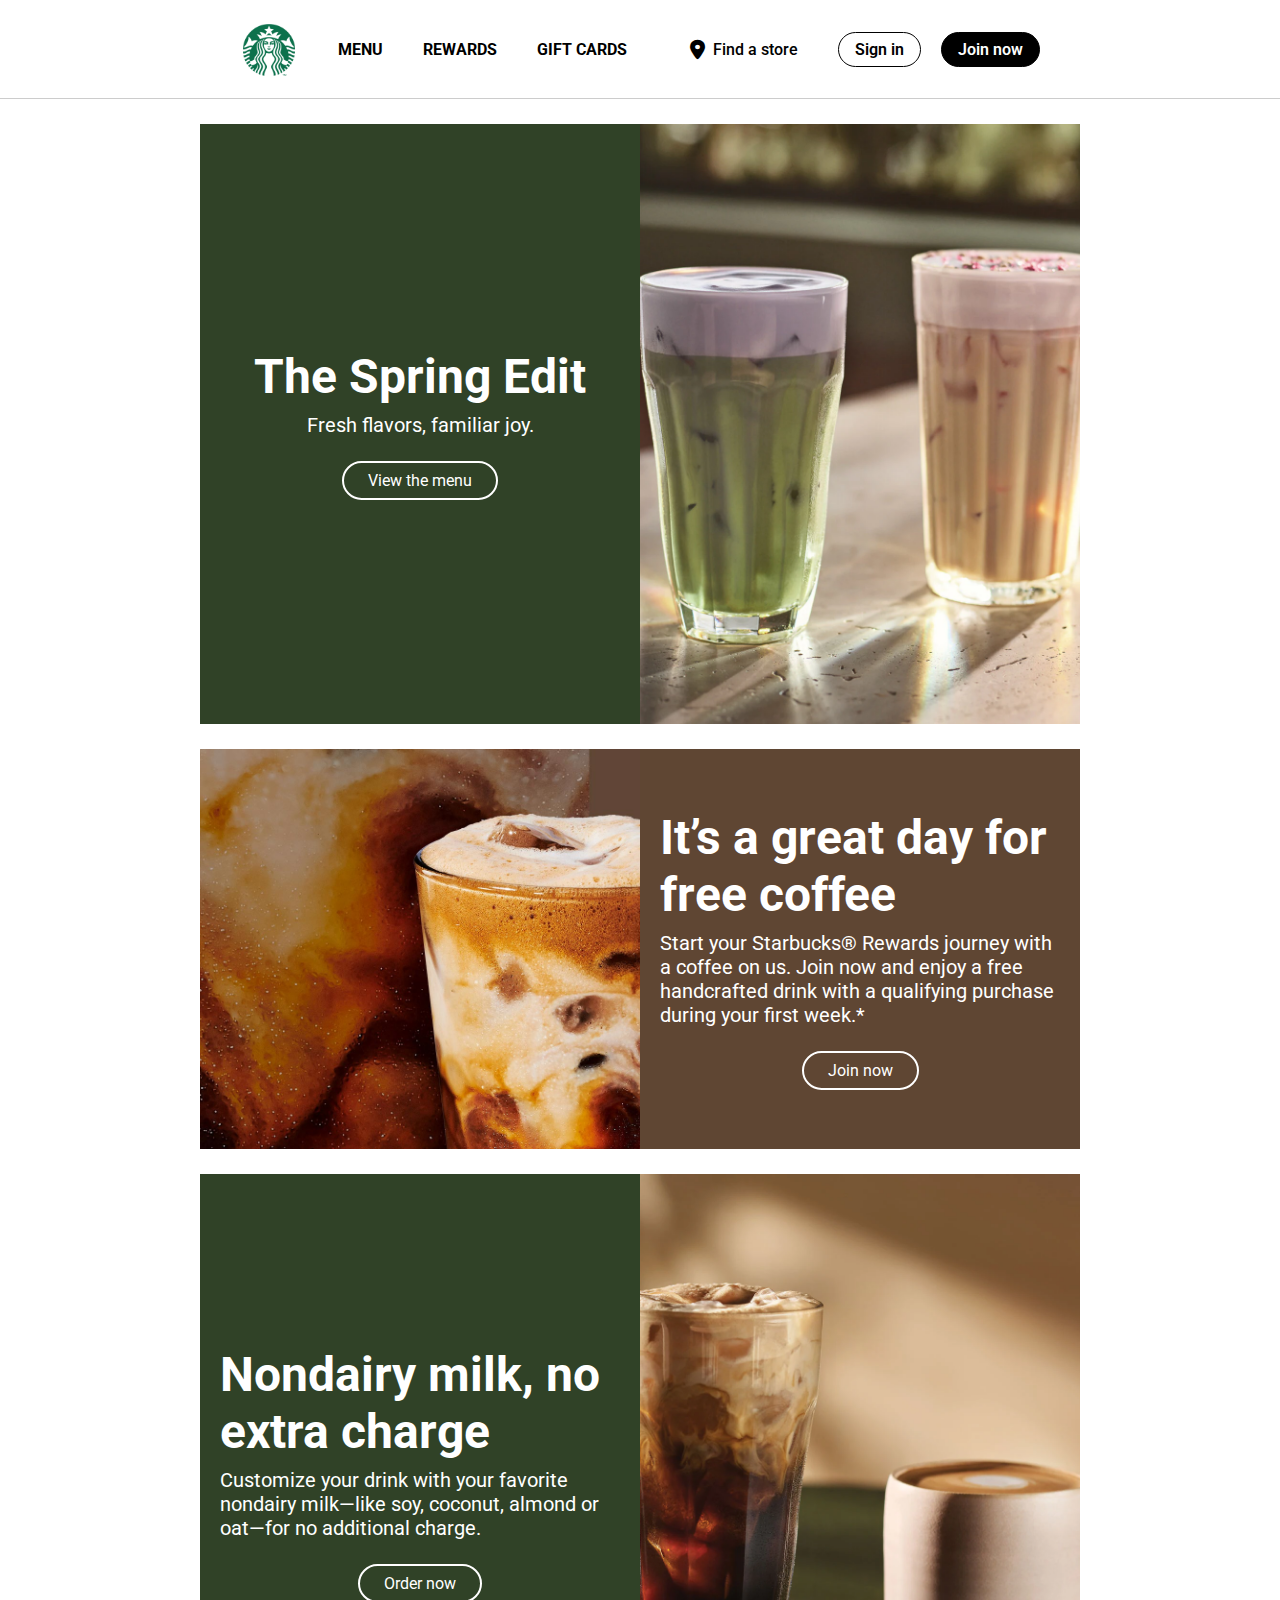
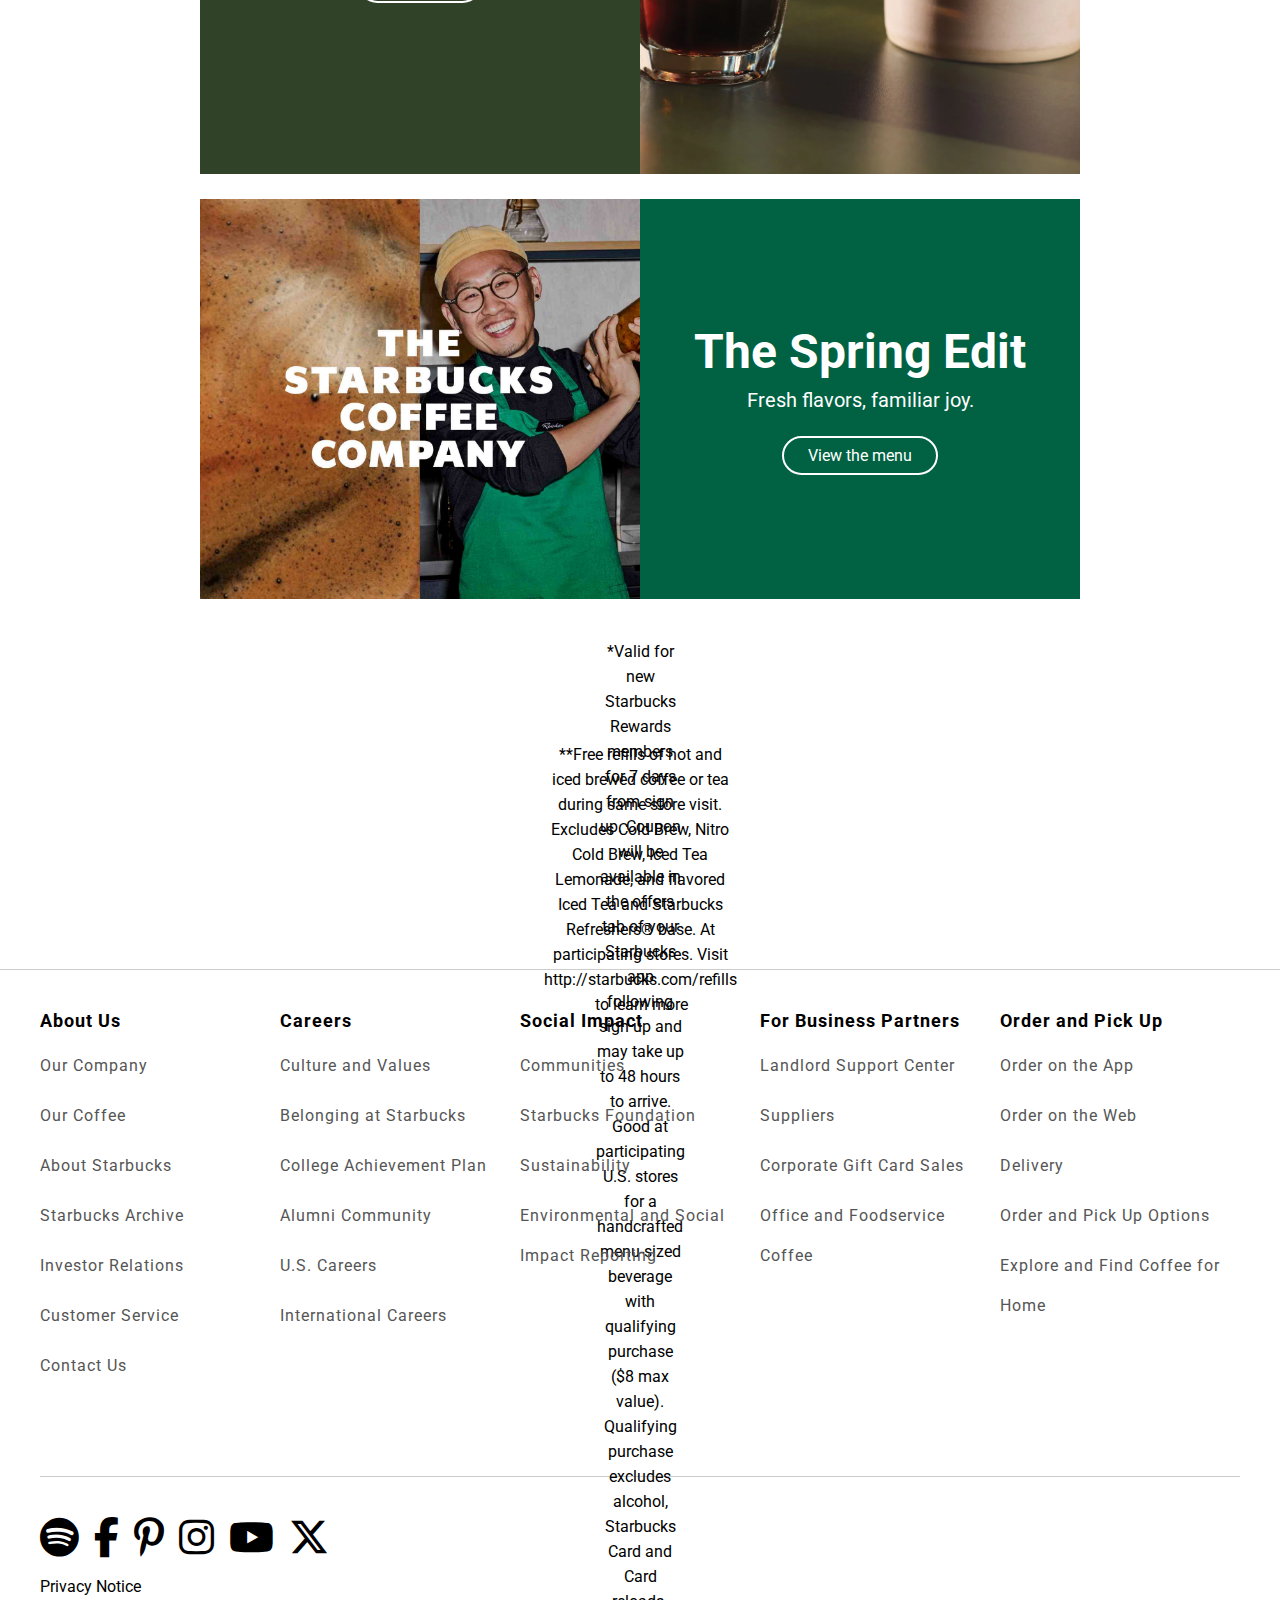
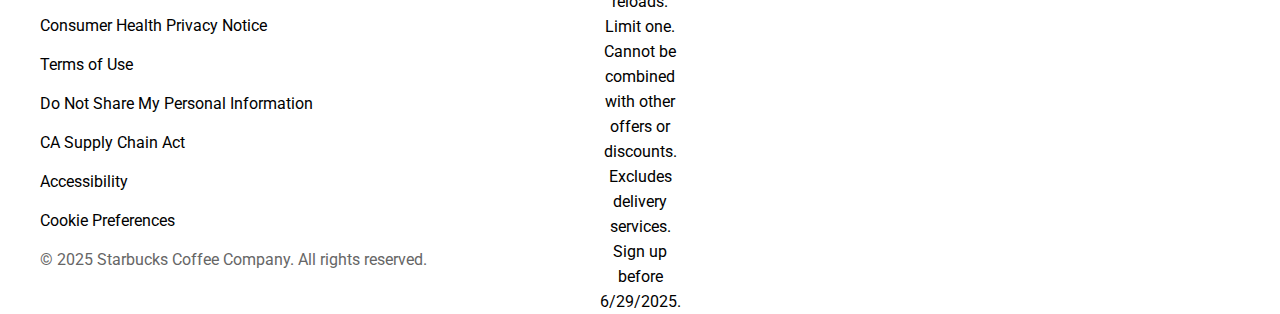
<file: index.html>
<!DOCTYPE html>
<html lang="en">
  <head>
    <meta charset="UTF-8" />
    <meta name="viewport" content="width=device-width, initial-scale=1.0" />
    <link rel="icon" type="image/png" href="/img/favicon.webp" />
    <link rel="stylesheet" href="style.css" />
    <link rel="preconnect" href="https://fonts.googleapis.com" />
    <link rel="preconnect" href="https://fonts.gstatic.com" crossorigin />
    <link
      href="https://fonts.googleapis.com/css2?family=Roboto:ital,wght@0,100..900;1,100..900&display=swap"
      rel="stylesheet"
    />
    <link
      rel="stylesheet"
      href="https://cdnjs.cloudflare.com/ajax/libs/font-awesome/6.7.2/css/all.min.css"
      integrity="sha512-Evv84Mr4kqVGRNSgIGL/F/aIDqQb7xQ2vcrdIwxfjThSH8CSR7PBEakCr51Ck+w+/U6swU2Im1vVX0SVk9ABhg=="
      crossorigin="anonymous"
      referrerpolicy="no-referrer"
    />
    <title>Starbucks Coffee Company</title>
  </head>
  <body>
    <header>
      <nav>
        <div class="nav-container">
          <img src="/img/logo.png" class="logo" alt="starbucks-logo" />

          <div class="nav-menu">
            <ul class="nav-item">
              <li class="nav-items"><a href="/menu.html">MENU</a></li>
              <li class="nav-items"><a href="/rewards.html">REWARDS</a></li>
              <li class="nav-items">
                <a href="/giftcards.html">GIFT CARDS</a>
              </li>
            </ul>
          </div>

          <div class="nav-misc">
            <div class="find-store">
              <i class="fa-solid fa-location-dot fa-lg"></i>
              <span>Find a store</span>
            </div>
            <div class="nav-buttons">
              <a href="#" class="sign-in">Sign in</a>
              <a href="#" class="join-now">Join now</a>
            </div>
          </div>
        </div>
      </nav>
    </header>
    <main>
      <section class="hero">
        <!-- left half: full‐width bg, but text container inside -->
        <div class="hero-left">
          <div class="container">
            <h1>The Spring Edit</h1>
            <p>Fresh flavors, familiar joy.</p>
            <a href="#" class="btn-outline">View the menu</a>
          </div>
        </div>

        <!-- right half: image -->
        <div class="hero-right">
          <img src="/img/img1.webp" alt="Spring beverages" />
        </div>
      </section>

      <section class="hero-reverse">
        <!-- left half: full‐width bg, but text container inside -->
        <div class="hero-left">
          <div class="container">
            <h1>It’s a great day for free coffee</h1>
            <p>
              Start your Starbucks® Rewards journey with a coffee on us. Join
              now and enjoy a free handcrafted drink with a qualifying purchase
              during your first week.*
            </p>
            <a href="#" class="btn-outline">Join now</a>
          </div>
        </div>

        <!-- right half: image -->
        <div class="hero-right">
          <img src="/img/img2.jpg" alt="Spring beverages" />
        </div>
      </section>

      <section class="hero">
        <!-- left half: full‐width bg, but text container inside -->
        <div class="hero-left">
          <div class="container">
            <h1>Nondairy milk, no extra charge</h1>
            <p>
              Customize your drink with your favorite nondairy milk—like soy,
              coconut, almond or oat—for no additional charge.
            </p>
            <a href="#" class="btn-outline">Order now</a>
          </div>
        </div>

        <!-- right half: image -->
        <div class="hero-right">
          <img src="/img/img3.webp" alt="Spring beverages" />
        </div>
      </section>

      <section class="hero-reverse">
        <!-- left half: full‐width bg, but text container inside -->
        <div class="hero-left">
          <div class="container">
            <h1>The Spring Edit</h1>
            <p>Fresh flavors, familiar joy.</p>
            <a href="#" class="btn-outline">View the menu</a>
          </div>
        </div>

        <!-- right half: image -->
        <div class="hero-right">
          <img src="/img/img4.jpg" alt="Spring beverages" />
        </div>
      </section>

      <section class="hero-text">
        <p>
          *Valid for new Starbucks Rewards members for 7 days from sign up.
          Coupon will be available in the offers tab of your Starbucks app
          following sign up and may take up to 48 hours to arrive. Good at
          participating U.S. stores for a handcrafted menu-sized beverage with
          qualifying purchase ($8 max value). Qualifying purchase excludes
          alcohol, Starbucks Card and Card reloads. Limit one. Cannot be
          combined with other offers or discounts. Excludes delivery services.
          Sign up before 6/29/2025.
        </p>
      </section>

      <section class="hero-text-refill">
        <p>
          **Free refills of hot and iced brewed coffee or tea during same store
          visit. Excludes Cold Brew, Nitro Cold Brew, Iced Tea Lemonade, and
          flavored Iced Tea and Starbucks Refreshers® base. At participating
          stores. Visit http://starbucks.com/refills  to learn more
        </p>
      </section>
    </main>
    <footer>
      <section class="footer-links">
        <div class="footer-container">
          <div class="footer-column">
            <h4>About Us</h4>
            <ul>
              <li><a href="#">Our Company</a></li>
              <li><a href="#">Our Coffee</a></li>
              <li><a href="#">About Starbucks</a></li>
              <li><a href="#">Starbucks Archive</a></li>
              <li><a href="#">Investor Relations</a></li>
              <li><a href="#">Customer Service</a></li>
              <li><a href="#">Contact Us</a></li>
            </ul>
          </div>

          <div class="footer-column">
            <h4>Careers</h4>
            <ul>
              <li><a href="#">Culture and Values</a></li>
              <li><a href="#">Belonging at Starbucks</a></li>
              <li><a href="#">College Achievement Plan</a></li>
              <li><a href="#">Alumni Community</a></li>
              <li><a href="#">U.S. Careers</a></li>
              <li><a href="#">International Careers</a></li>
            </ul>
          </div>

          <div class="footer-column">
            <h4>Social Impact</h4>
            <ul>
              <li><a href="#">Communities</a></li>
              <li><a href="#">Starbucks Foundation</a></li>
              <li><a href="#">Sustainability</a></li>
              <li><a href="#">Environmental and Social Impact Reporting</a></li>
            </ul>
          </div>

          <div class="footer-column">
            <h4>For Business Partners</h4>
            <ul>
              <li><a href="#">Landlord Support Center</a></li>
              <li><a href="#">Suppliers</a></li>
              <li><a href="#">Corporate Gift Card Sales</a></li>
              <li><a href="#">Office and Foodservice Coffee</a></li>
            </ul>
          </div>

          <div class="footer-column">
            <h4>Order and Pick Up</h4>
            <ul>
              <li><a href="#">Order on the App</a></li>
              <li><a href="#">Order on the Web</a></li>
              <li><a href="#">Delivery</a></li>
              <li><a href="#">Order and Pick Up Options</a></li>
              <li><a href="#">Explore and Find Coffee for Home</a></li>
            </ul>
          </div>
        </div>
      </section>

      <footer class="bottom-footer">
        <div class="bottom-container">
          <div class="social-icons">
            <a href="#"><i class="fab fa-spotify fa-2x"></i></a>
            <a href="#"><i class="fab fa-facebook-f fa-2x"></i></a>
            <a href="#"><i class="fab fa-pinterest-p fa-2x"></i></a>
            <a href="#"><i class="fab fa-instagram fa-2x"></i></a>
            <a href="#"><i class="fab fa-youtube fa-2x"></i></a>
            <a href="#"><i class="fab fa-x-twitter fa-2x"></i></a>
          </div>

          <div class="legal-links">
            <a href="#">Privacy Notice</a>
            <a href="#">Consumer Health Privacy Notice</a>
            <a href="#">Terms of Use</a>
            <a href="#">Do Not Share My Personal Information</a>
            <a href="#">CA Supply Chain Act</a>
            <a href="#">Accessibility</a>
            <a href="#">Cookie Preferences</a>
          </div>

          <div class="copyright">
            © 2025 Starbucks Coffee Company. All rights reserved.
          </div>
        </div>
      </footer>
    </footer>
    <script src="script.js"></script>
  </body>
</html>
</file>
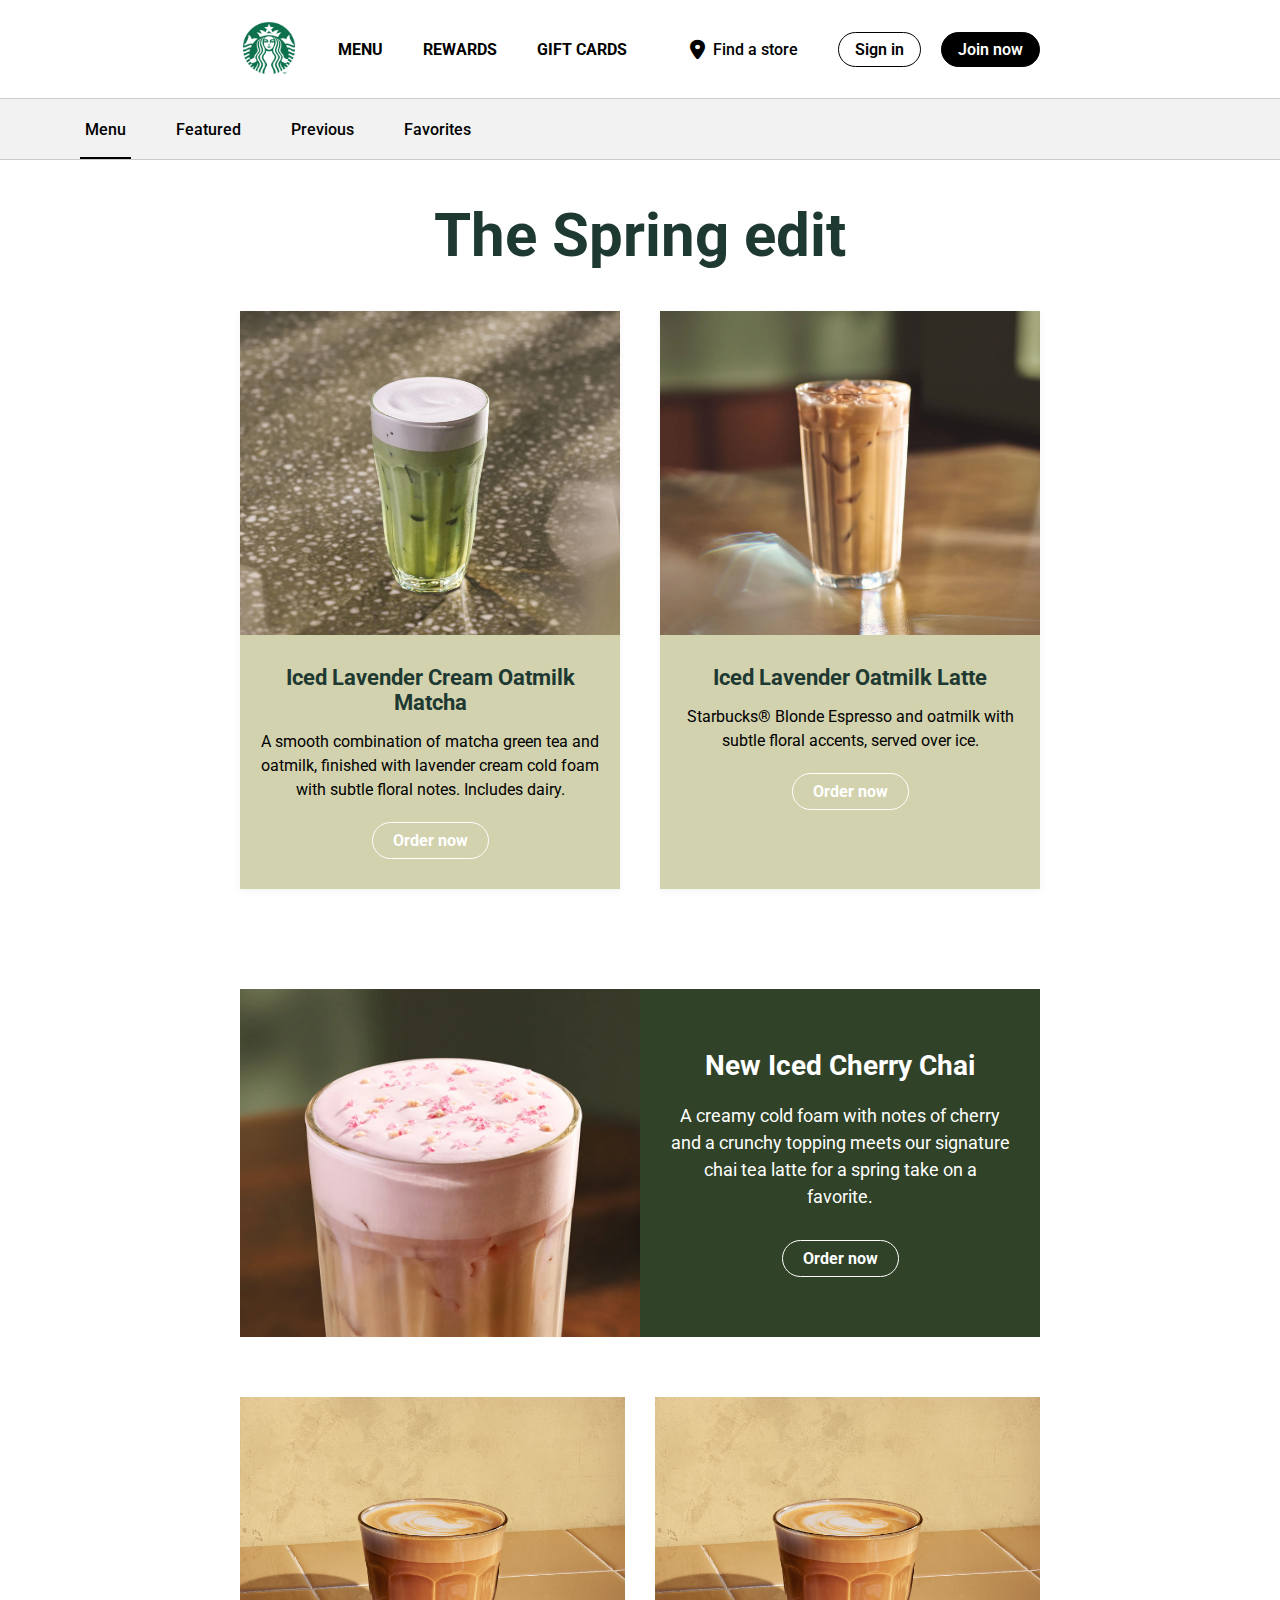
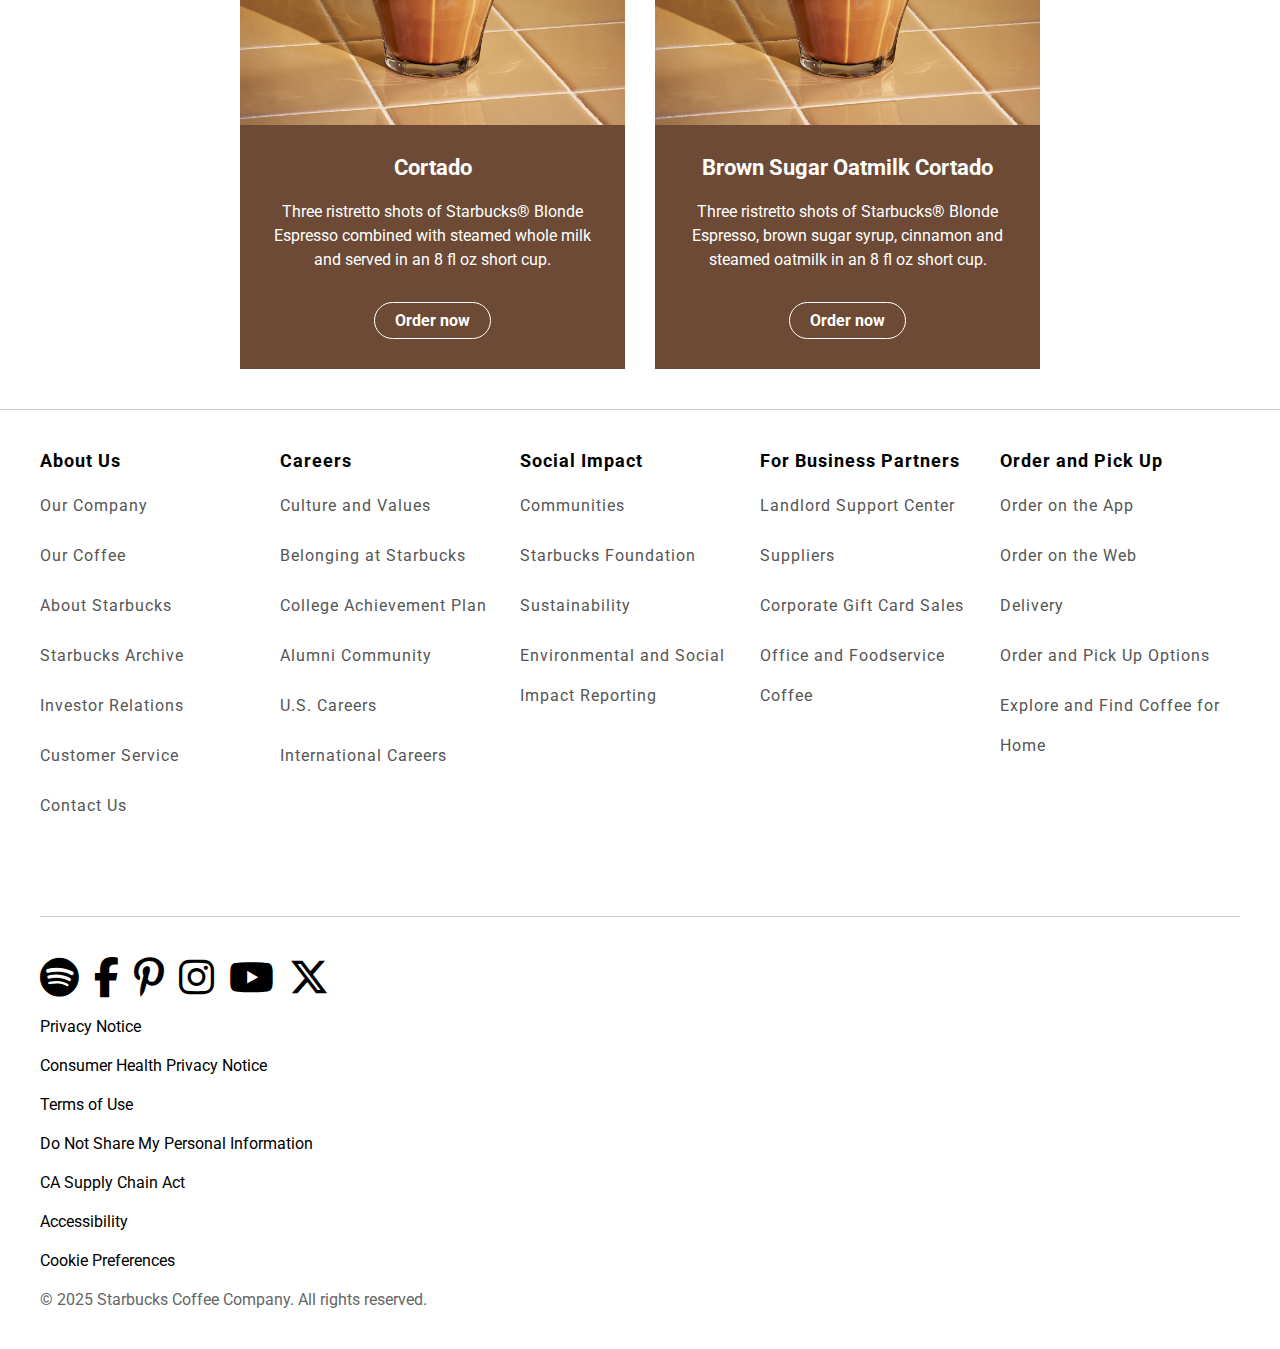
<file: featured.html>
<!DOCTYPE html>
<html lang="en">
  <head>
    <meta charset="UTF-8" />
    <meta name="viewport" content="width=device-width, initial-scale=1.0" />
    <link rel="icon" type="image/png" href="/img/favicon.webp" />
    <link rel="stylesheet" href="style.css" />
    <link rel="preconnect" href="https://fonts.googleapis.com" />
    <link rel="preconnect" href="https://fonts.gstatic.com" crossorigin />
    <link
      href="https://fonts.googleapis.com/css2?family=Roboto:ital,wght@0,100..900;1,100..900&display=swap"
      rel="stylesheet"
    />
    <link
      rel="stylesheet"
      href="https://cdnjs.cloudflare.com/ajax/libs/font-awesome/6.7.2/css/all.min.css"
      integrity="sha512-Evv84Mr4kqVGRNSgIGL/F/aIDqQb7xQ2vcrdIwxfjThSH8CSR7PBEakCr51Ck+w+/U6swU2Im1vVX0SVk9ABhg=="
      crossorigin="anonymous"
      referrerpolicy="no-referrer"
    />
    <title>Starbucks Coffee Company</title>
  </head>
  <body>
    <header>
      <nav>
        <div class="nav-container">
          <a href="index.html"
            ><img src="/img/logo.png" class="logo" alt="starbucks-logo"
          /></a>

          <div class="nav-menu">
            <ul class="nav-item">
              <li class="nav-items"><a href="/menu.html">MENU</a></li>
              <li class="nav-items"><a href="/menu.html">REWARDS</a></li>
              <li class="nav-items"><a href="#">GIFT CARDS</a></li>
            </ul>
          </div>

          <div class="nav-misc">
            <div class="find-store">
              <i class="fa-solid fa-location-dot fa-lg"></i>
              <span>Find a store</span>
            </div>
            <div class="nav-buttons">
              <a href="#" class="sign-in">Sign in</a>
              <a href="#" class="join-now">Join now</a>
            </div>
          </div>
        </div>
      </nav>
    </header>
    <!-- Main -->

    <section class="sub-nav">
      <div class="sub-nav-container">
        <a href="/menu.html" class="sub-nav-link active">Menu</a>
        <a href="/featured.html" class="sub-nav-link">Featured</a>
        <a href="#" class="sub-nav-link">Previous</a>
        <a href="#" class="sub-nav-link">Favorites</a>
      </div>
    </section>

    <section class="featured-drinks">
      <h1>The Spring edit</h1>
      <div class="drink-grid">
        <div class="drink-card">
          <img
            src="/img/icedlavender.webp"
            alt="Iced Lavender Cream Oatmilk Matcha"
          />
          <div class="drink-info">
            <h3>Iced Lavender Cream Oatmilk Matcha</h3>
            <p>
              A smooth combination of matcha green tea and oatmilk, finished
              with lavender cream cold foam with subtle floral notes. Includes
              dairy.
            </p>
            <a href="#" class="order-button">Order now</a>
          </div>
        </div>

        <div class="drink-card">
          <img
            src="/img/icedlavender2.webp"
            alt="Iced Lavender Oatmilk Latte"
          />
          <div class="drink-info">
            <h3>Iced Lavender Oatmilk Latte</h3>
            <p>
              Starbucks® Blonde Espresso and oatmilk with subtle floral accents,
              served over ice.
            </p>
            <a href="#" class="order-button">Order now</a>
          </div>
        </div>
      </div>
    </section>

    <section class="cherry-chai-section">
      <div class="cherry-chai-grid">
        <div class="cherry-chai-image">
          <img src="/img/icedcherry.webp" alt="New Iced Cherry Chai" />
        </div>

        <div class="cherry-chai-text">
          <h2>New Iced Cherry Chai</h2>
          <p>
            A creamy cold foam with notes of cherry and a crunchy topping meets
            our signature chai tea latte for a spring take on a favorite.
          </p>
          <a href="#" class="order-button">Order now</a>
        </div>
      </div>
    </section>

    <section class="cortado-section">
      <div class="cortado-grid">
        <!-- Card 1 -->
        <div class="cortado-card">
          <img src="/img/img9.jpg" alt="Cortado" />
          <div class="cortado-info">
            <h2>Cortado</h2>
            <p>
              Three ristretto shots of Starbucks® Blonde Espresso combined with
              steamed whole milk and served in an 8 fl oz short cup.
            </p>
            <a href="#" class="order-button">Order now</a>
          </div>
        </div>

        <!-- Card 2 -->
        <div class="cortado-card">
          <img src="/img/img9.jpg" alt="Brown Sugar Oatmilk Cortado" />
          <div class="cortado-info">
            <h2>Brown Sugar Oatmilk Cortado</h2>
            <p>
              Three ristretto shots of Starbucks® Blonde Espresso, brown sugar
              syrup, cinnamon and steamed oatmilk in an 8 fl oz short cup.
            </p>
            <a href="#" class="order-button">Order now</a>
          </div>
        </div>
      </div>
    </section>

    <!-- Footer -->
    <footer>
      <section class="footer-links">
        <div class="footer-container">
          <div class="footer-column">
            <h4>About Us</h4>
            <ul>
              <li><a href="#">Our Company</a></li>
              <li><a href="#">Our Coffee</a></li>
              <li><a href="#">About Starbucks</a></li>
              <li><a href="#">Starbucks Archive</a></li>
              <li><a href="#">Investor Relations</a></li>
              <li><a href="#">Customer Service</a></li>
              <li><a href="#">Contact Us</a></li>
            </ul>
          </div>

          <div class="footer-column">
            <h4>Careers</h4>
            <ul>
              <li><a href="#">Culture and Values</a></li>
              <li><a href="#">Belonging at Starbucks</a></li>
              <li><a href="#">College Achievement Plan</a></li>
              <li><a href="#">Alumni Community</a></li>
              <li><a href="#">U.S. Careers</a></li>
              <li><a href="#">International Careers</a></li>
            </ul>
          </div>

          <div class="footer-column">
            <h4>Social Impact</h4>
            <ul>
              <li><a href="#">Communities</a></li>
              <li><a href="#">Starbucks Foundation</a></li>
              <li><a href="#">Sustainability</a></li>
              <li><a href="#">Environmental and Social Impact Reporting</a></li>
            </ul>
          </div>

          <div class="footer-column">
            <h4>For Business Partners</h4>
            <ul>
              <li><a href="#">Landlord Support Center</a></li>
              <li><a href="#">Suppliers</a></li>
              <li><a href="#">Corporate Gift Card Sales</a></li>
              <li><a href="#">Office and Foodservice Coffee</a></li>
            </ul>
          </div>

          <div class="footer-column">
            <h4>Order and Pick Up</h4>
            <ul>
              <li><a href="#">Order on the App</a></li>
              <li><a href="#">Order on the Web</a></li>
              <li><a href="#">Delivery</a></li>
              <li><a href="#">Order and Pick Up Options</a></li>
              <li><a href="#">Explore and Find Coffee for Home</a></li>
            </ul>
          </div>
        </div>
      </section>

      <footer class="bottom-footer">
        <div class="bottom-container">
          <div class="social-icons">
            <a href="#"><i class="fab fa-spotify fa-2x"></i></a>
            <a href="#"><i class="fab fa-facebook-f fa-2x"></i></a>
            <a href="#"><i class="fab fa-pinterest-p fa-2x"></i></a>
            <a href="#"><i class="fab fa-instagram fa-2x"></i></a>
            <a href="#"><i class="fab fa-youtube fa-2x"></i></a>
            <a href="#"><i class="fab fa-x-twitter fa-2x"></i></a>
          </div>

          <div class="legal-links">
            <a href="#">Privacy Notice</a>
            <a href="#">Consumer Health Privacy Notice</a>
            <a href="#">Terms of Use</a>
            <a href="#">Do Not Share My Personal Information</a>
            <a href="#">CA Supply Chain Act</a>
            <a href="#">Accessibility</a>
            <a href="#">Cookie Preferences</a>
          </div>

          <div class="copyright">
            © 2025 Starbucks Coffee Company. All rights reserved.
          </div>
        </div>
      </footer>
    </footer>
    <script src="script.js"></script>
  </body>
</html>
</file>
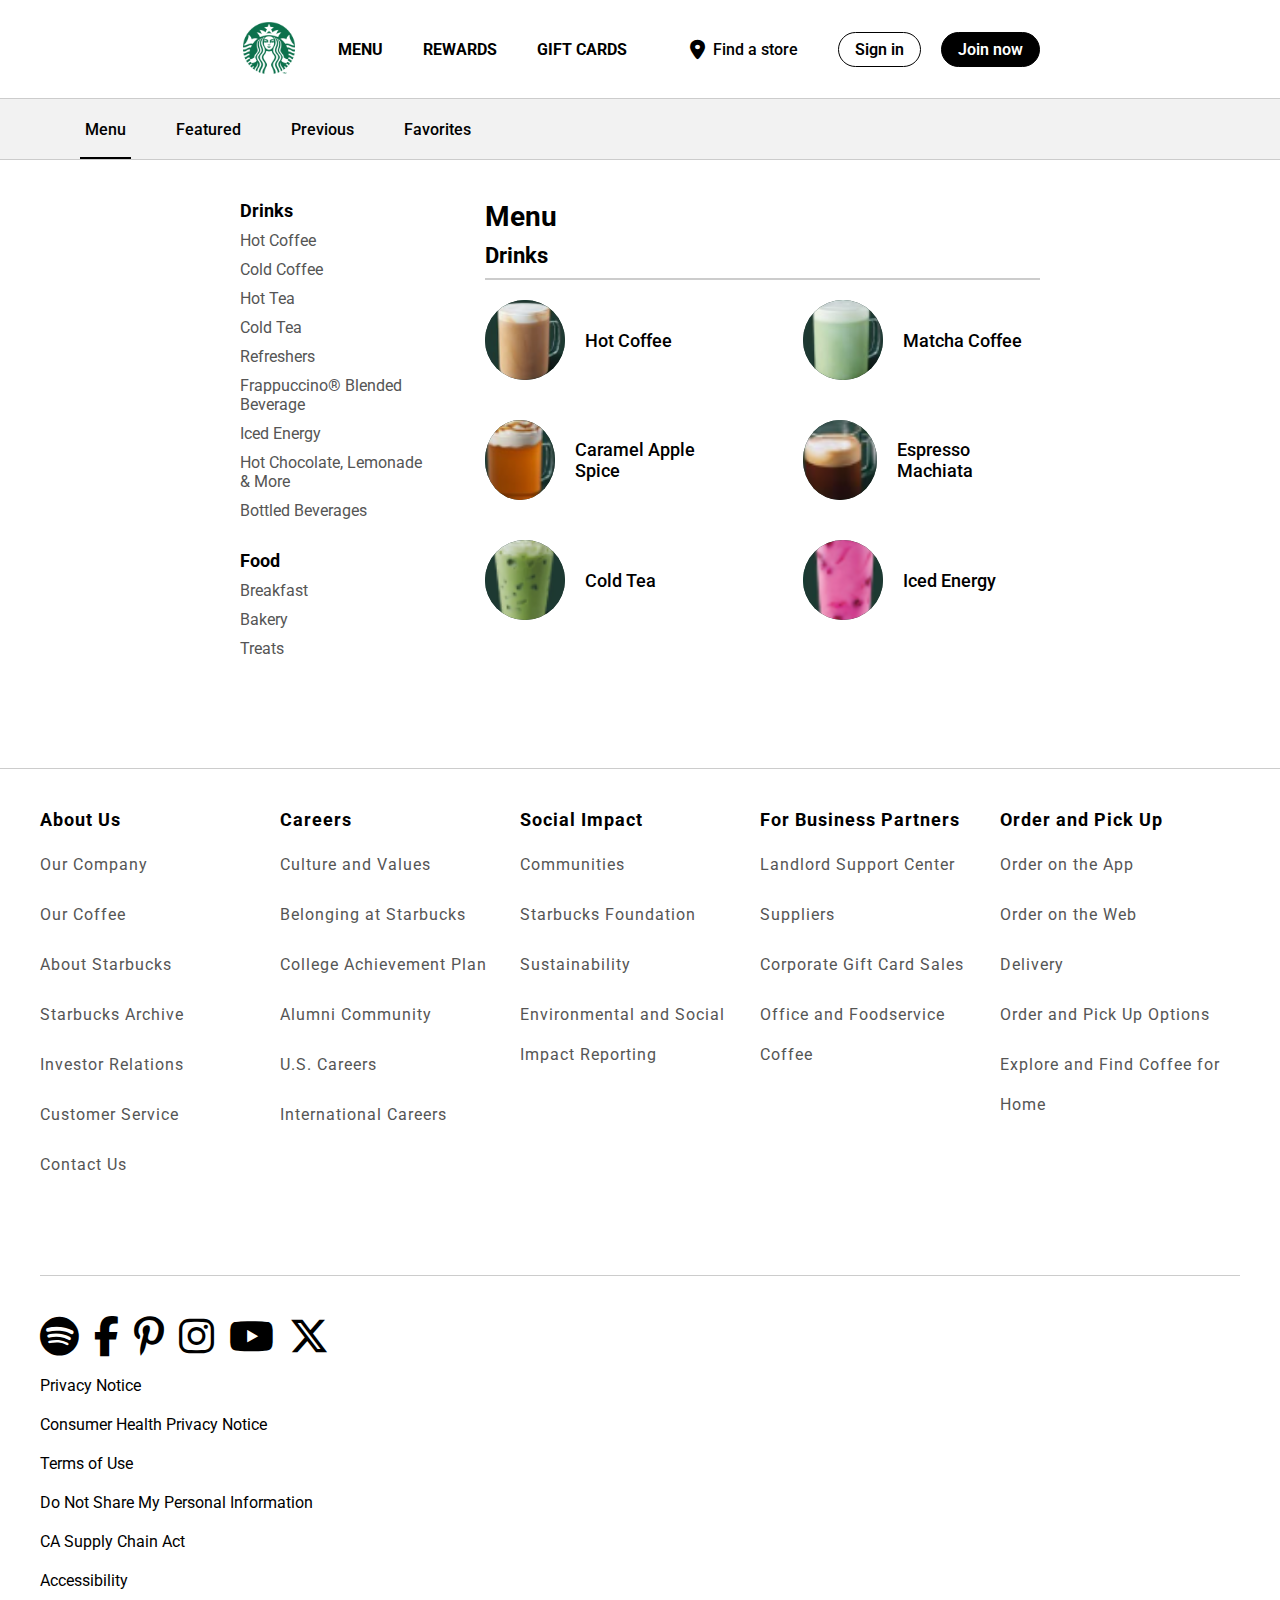
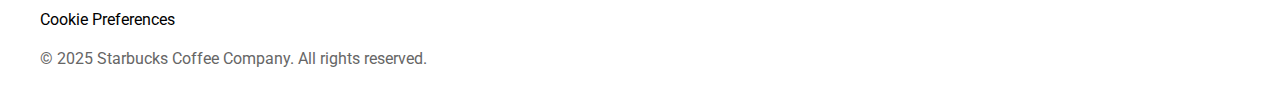
<file: menu.html>
<!DOCTYPE html>
<html lang="en">
  <head>
    <meta charset="UTF-8" />
    <meta name="viewport" content="width=device-width, initial-scale=1.0" />
    <link rel="icon" type="image/png" href="/img/favicon.webp" />
    <link rel="stylesheet" href="style.css" />
    <link rel="preconnect" href="https://fonts.googleapis.com" />
    <link rel="preconnect" href="https://fonts.gstatic.com" crossorigin />
    <link
      href="https://fonts.googleapis.com/css2?family=Roboto:ital,wght@0,100..900;1,100..900&display=swap"
      rel="stylesheet"
    />
    <link
      rel="stylesheet"
      href="https://cdnjs.cloudflare.com/ajax/libs/font-awesome/6.7.2/css/all.min.css"
      integrity="sha512-Evv84Mr4kqVGRNSgIGL/F/aIDqQb7xQ2vcrdIwxfjThSH8CSR7PBEakCr51Ck+w+/U6swU2Im1vVX0SVk9ABhg=="
      crossorigin="anonymous"
      referrerpolicy="no-referrer"
    />
    <title>Starbucks Coffee Company</title>
  </head>
  <body>
    <header>
      <nav>
        <div class="nav-container">
          <a href="index.html"
            ><img src="/img/logo.png" class="logo" alt="starbucks-logo"
          /></a>

          <div class="nav-menu">
            <ul class="nav-item">
              <li class="nav-items"><a href="/menu.html">MENU</a></li>
              <li class="nav-items"><a href="/rewards.html">REWARDS</a></li>
              <li class="nav-items"><a href="#">GIFT CARDS</a></li>
            </ul>
          </div>

          <div class="nav-misc">
            <div class="find-store">
              <i class="fa-solid fa-location-dot fa-lg"></i>
              <span>Find a store</span>
            </div>
            <div class="nav-buttons">
              <a href="#" class="sign-in">Sign in</a>
              <a href="#" class="join-now">Join now</a>
            </div>
          </div>
        </div>
      </nav>
    </header>
    <!-- Main -->

    <section class="sub-nav">
      <div class="sub-nav-container">
        <a href="/menu.html" class="sub-nav-link active">Menu</a>
        <a href="/featured.html" class="sub-nav-link">Featured</a>
        <a href="#" class="sub-nav-link">Previous</a>
        <a href="#" class="sub-nav-link">Favorites</a>
      </div>
    </section>

    <section class="menu-section">
      <div class="menu-container">
        <!-- Sidebar left -->
        <aside class="menu-sidebar">
          <h3>Drinks</h3>
          <ul>
            <li><a href="#">Hot Coffee</a></li>
            <li><a href="#">Cold Coffee</a></li>
            <li><a href="#">Hot Tea</a></li>
            <li><a href="#">Cold Tea</a></li>
            <li><a href="#">Refreshers</a></li>
            <li><a href="#">Frappuccino® Blended Beverage</a></li>
            <li><a href="#">Iced Energy</a></li>
            <li><a href="#">Hot Chocolate, Lemonade & More</a></li>
            <li><a href="#">Bottled Beverages</a></li>
          </ul>

          <h3>Food</h3>
          <ul>
            <li><a href="#">Breakfast</a></li>
            <li><a href="#">Bakery</a></li>
            <li><a href="#">Treats</a></li>
          </ul>
        </aside>

        <!-- Product listing right -->
        <div class="menu-content">
          <h1>Menu</h1>
          <h2>Drinks</h2>
          <hr />

          <div class="product-grid">
            <div class="product-card">
              <img src="/img/coffee/coffee1.png" alt="Hot Coffee" />
              <span>Hot Coffee</span>
            </div>
            <div class="product-card">
              <img src="/img/coffee/coffee2.png" alt="Cold Coffee" />
              <span>Matcha Coffee</span>
            </div>
            <div class="product-card">
              <img src="/img/coffee/coffee3.png" alt="Hot Tea" />
              <span>Caramel Apple Spice</span>
            </div>
            <div class="product-card">
              <img src="/img/coffee/coffee4.png" alt="Cold Tea" />
              <span>Espresso Machiata</span>
            </div>
            <div class="product-card">
              <img src="/img/coffee/coffee5.png" alt="Refreshers" />
              <span>Cold Tea</span>
            </div>
            <div class="product-card">
              <img src="/img/coffee/coffee6.png" alt="Frappuccino" />
              <span>Iced Energy</span>
            </div>
          </div>
        </div>
      </div>
    </section>

    <!-- Footer -->
    <footer>
      <section class="footer-links">
        <div class="footer-container">
          <div class="footer-column">
            <h4>About Us</h4>
            <ul>
              <li><a href="#">Our Company</a></li>
              <li><a href="#">Our Coffee</a></li>
              <li><a href="#">About Starbucks</a></li>
              <li><a href="#">Starbucks Archive</a></li>
              <li><a href="#">Investor Relations</a></li>
              <li><a href="#">Customer Service</a></li>
              <li><a href="#">Contact Us</a></li>
            </ul>
          </div>

          <div class="footer-column">
            <h4>Careers</h4>
            <ul>
              <li><a href="#">Culture and Values</a></li>
              <li><a href="#">Belonging at Starbucks</a></li>
              <li><a href="#">College Achievement Plan</a></li>
              <li><a href="#">Alumni Community</a></li>
              <li><a href="#">U.S. Careers</a></li>
              <li><a href="#">International Careers</a></li>
            </ul>
          </div>

          <div class="footer-column">
            <h4>Social Impact</h4>
            <ul>
              <li><a href="#">Communities</a></li>
              <li><a href="#">Starbucks Foundation</a></li>
              <li><a href="#">Sustainability</a></li>
              <li><a href="#">Environmental and Social Impact Reporting</a></li>
            </ul>
          </div>

          <div class="footer-column">
            <h4>For Business Partners</h4>
            <ul>
              <li><a href="#">Landlord Support Center</a></li>
              <li><a href="#">Suppliers</a></li>
              <li><a href="#">Corporate Gift Card Sales</a></li>
              <li><a href="#">Office and Foodservice Coffee</a></li>
            </ul>
          </div>

          <div class="footer-column">
            <h4>Order and Pick Up</h4>
            <ul>
              <li><a href="#">Order on the App</a></li>
              <li><a href="#">Order on the Web</a></li>
              <li><a href="#">Delivery</a></li>
              <li><a href="#">Order and Pick Up Options</a></li>
              <li><a href="#">Explore and Find Coffee for Home</a></li>
            </ul>
          </div>
        </div>
      </section>

      <footer class="bottom-footer">
        <div class="bottom-container">
          <div class="social-icons">
            <a href="#"><i class="fab fa-spotify fa-2x"></i></a>
            <a href="#"><i class="fab fa-facebook-f fa-2x"></i></a>
            <a href="#"><i class="fab fa-pinterest-p fa-2x"></i></a>
            <a href="#"><i class="fab fa-instagram fa-2x"></i></a>
            <a href="#"><i class="fab fa-youtube fa-2x"></i></a>
            <a href="#"><i class="fab fa-x-twitter fa-2x"></i></a>
          </div>

          <div class="legal-links">
            <a href="#">Privacy Notice</a>
            <a href="#">Consumer Health Privacy Notice</a>
            <a href="#">Terms of Use</a>
            <a href="#">Do Not Share My Personal Information</a>
            <a href="#">CA Supply Chain Act</a>
            <a href="#">Accessibility</a>
            <a href="#">Cookie Preferences</a>
          </div>

          <div class="copyright">
            © 2025 Starbucks Coffee Company. All rights reserved.
          </div>
        </div>
      </footer>
    </footer>
    <script src="script.js"></script>
  </body>
</html>
</file>
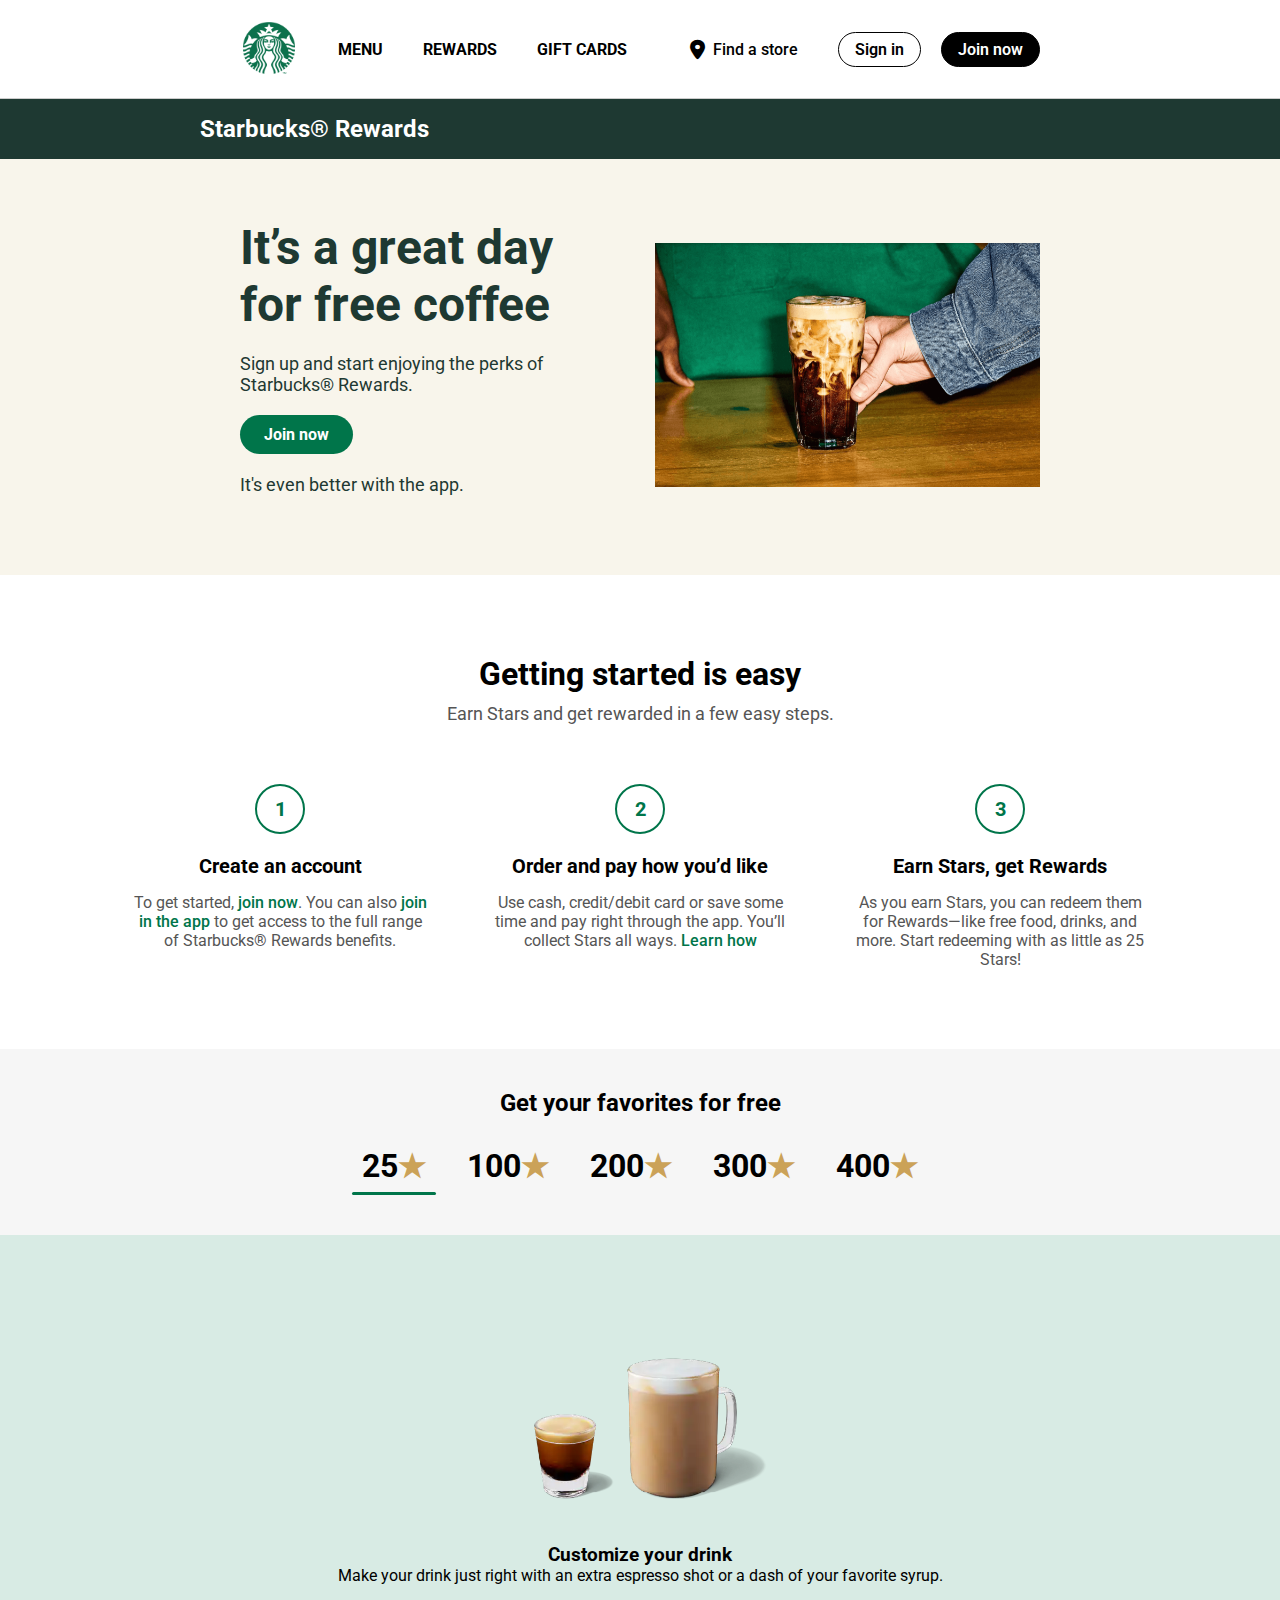
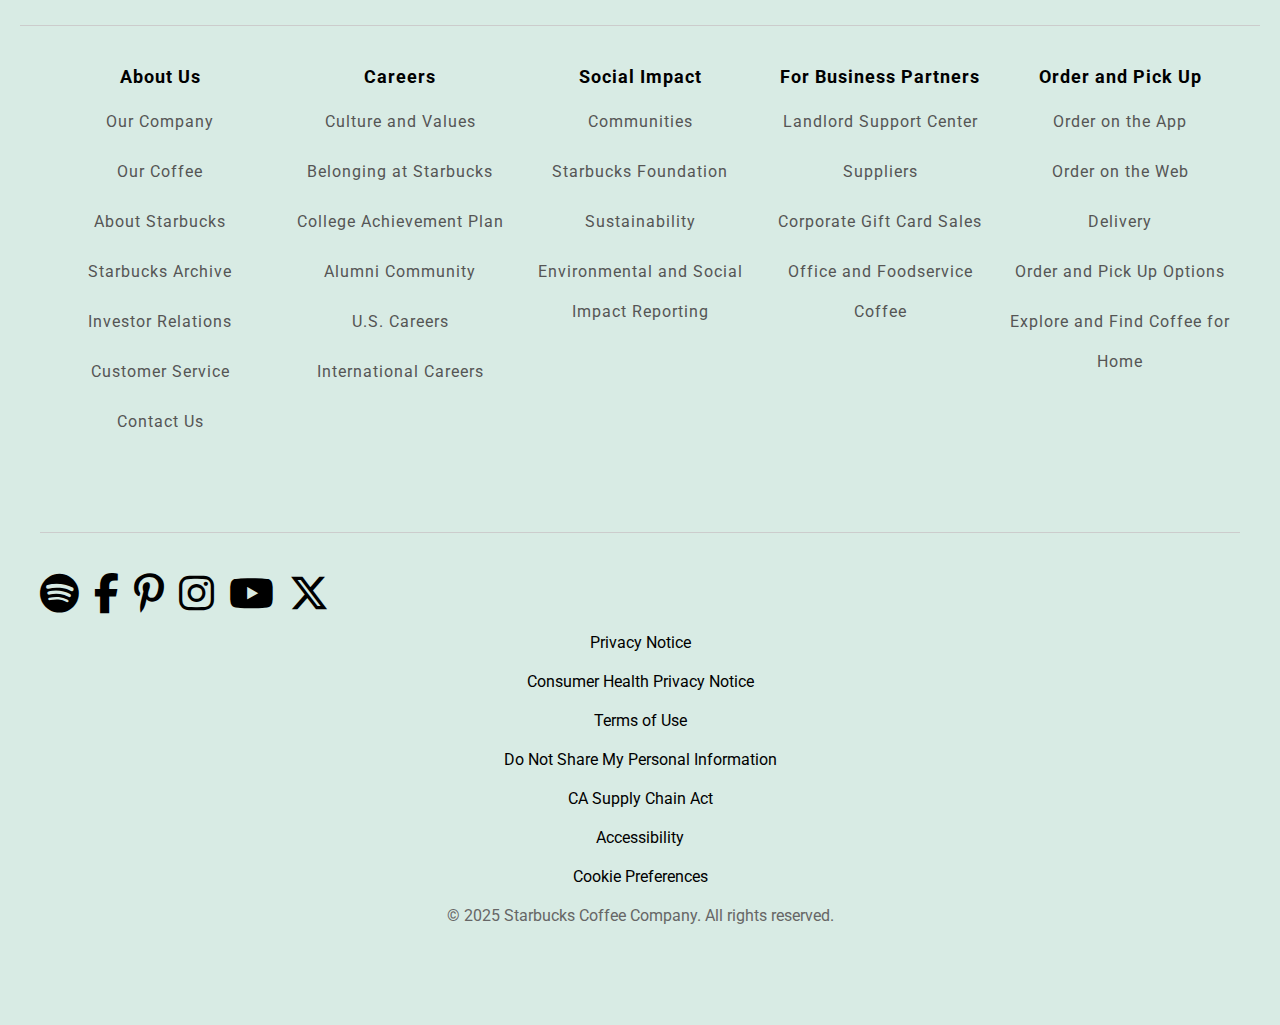
<file: rewards.html>
<!DOCTYPE html>
<html lang="en">
<head>
    <meta charset="UTF-8">
    <meta name="viewport" content="width=device-width, initial-scale=1.0">
    <link rel="icon" type="image/png" href="/img/favicon.webp">
    <link rel="stylesheet" href="style.css">
    <link rel="preconnect" href="https://fonts.googleapis.com">
    <link rel="preconnect" href="https://fonts.gstatic.com" crossorigin>
    <link href="https://fonts.googleapis.com/css2?family=Roboto:ital,wght@0,100..900;1,100..900&display=swap" rel="stylesheet">
    <link rel="stylesheet" href="https://cdnjs.cloudflare.com/ajax/libs/font-awesome/6.7.2/css/all.min.css" integrity="sha512-Evv84Mr4kqVGRNSgIGL/F/aIDqQb7xQ2vcrdIwxfjThSH8CSR7PBEakCr51Ck+w+/U6swU2Im1vVX0SVk9ABhg==" crossorigin="anonymous" referrerpolicy="no-referrer" />
    <title>Starbucks Coffee Company</title>
</head>
<body>
    <header>
        <nav>
            <div class="nav-container">
                <a href="index.html"><img src="/img/logo.png" class="logo" alt="starbucks-logo"></a>

                <div class="nav-menu">
                    <ul class="nav-item">
                        <li class="nav-items"><a href="/menu.html">MENU</a></li>
                        <li class="nav-items"><a href="/rewards.html">REWARDS</a></li>
                        <li class="nav-items"><a href="/giftcards.html">GIFT CARDS</a></li>
                    </ul>
                </div>
               
      <div class="nav-misc">
        <div class="find-store">
          <i class="fa-solid fa-location-dot fa-lg"></i>
          <span>Find a store</span>
        </div>
        <div class="nav-buttons">
          <a href="#" class="sign-in">Sign in</a>
          <a href="#" class="join-now">Join now</a>
        </div>
      </div>
            </div>
        </nav>
    </header>
    <main>

        <div class="rewards">
            <h2>Starbucks® Rewards</h2>
        </div>
        <section class="rewards-hero">
  <div class="rewards-container">
    
    <!-- Left text content -->
    <div class="rewards-left">
      <h1>It’s a great day for free coffee</h1>
      <p>Sign up and start enjoying the perks of Starbucks® Rewards.</p>
      <a href="#" class="rewards-btn">Join now</a>
      <p class="small-text">It's even better with the app.</p>
    </div>

    <!-- Right image -->
    <div class="rewards-right">
      <img src="/img/img10.png" alt="Coffee Handshake">
    </div>

  </div>
</section>

<section class="getting-started">
    <div class="getting-started-container">
  
      <h2>Getting started is easy</h2>
      <p class="getting-started-subtitle">
        Earn Stars and get rewarded in a few easy steps.
      </p>
  
      <div class="steps">
        
        <div class="step">
          <div class="circle">1</div>
          <h3>Create an account</h3>
          <p>To get started, <a href="#">join now</a>. You can also <a href="#">join in the app</a> to get access to the full range of Starbucks® Rewards benefits.</p>
        </div>
  
        <div class="step">
          <div class="circle">2</div>
          <h3>Order and pay how you’d like</h3>
          <p>Use cash, credit/debit card or save some time and pay right through the app. You’ll collect Stars all ways. <a href="#">Learn how</a></p>
        </div>
  
        <div class="step">
          <div class="circle">3</div>
          <h3>Earn Stars, get Rewards</h3>
          <p>As you earn Stars, you can redeem them for Rewards—like free food, drinks, and more. Start redeeming with as little as 25 Stars!</p>
        </div>
  
      </div>
  
    </div>
  </section>


  <section class="rewards-stars">
    <h2>Get your favorites for free</h2>
    <div class="stars-tabs">
      <div class="tab active" data-target="25">25<span class="star-gold">★</span></div>
      <div class="tab" data-target="100">100<span class="star-gold">★</span></div>
      <div class="tab" data-target="200">200<span class="star-gold">★</span></div>
      <div class="tab" data-target="300">300<span class="star-gold">★</span></div>
      <div class="tab" data-target="400">400<span class="star-gold">★</span></div>
    </div>
  </section>
  
  <section class="stars-content">
    <div class="content active" id="content-25">
      <img src="/img/coffee/coffee7.png" alt="Customize drink">
      <h3>Customize your drink</h3>
      <p>Make your drink just right with an extra espresso shot or a dash of your favorite syrup.</p>
    </div>
    <div class="content" id="content-100">
      <img src="/img/coffee/coffee8.png" alt="Bakery item">
      <h3>Brewed coffee or bakery item</h3>
      <p>Treat yourself to an iced coffee, buttery croissant, bag of chips and more.</p>
    </div>
    <div class="content" id="content-200">
      <img src="/img/coffee/coffee9.png" alt="Handcrafted drink">
      <h3>Handcrafted drink or breakfast</h3>
      <p>Get a handcrafted drink of your choice, a breakfast sandwich or oatmeal.</p>
    </div>
    <div class="content" id="content-300">
      <img src="/img/coffee/coffee10.png" alt="Sandwich">
      <h3>Sandwich or protein box</h3>
      <p>Enjoy a lunch sandwich, protein box, or a bag of coffee.</p>
    </div>
    <div class="content" id="content-400">
        <img src="/img/coffee/coffee11.png" alt="Sandwich">
        <h3>Select Starbucks® merchandise</h3>
        <p>Take home a signature cup, drink tumbler or your choice of coffee merch up to $20.</p>
      </div>
  
  

      
    <footer>
        <section class="footer-links">
            <div class="footer-container">
              <div class="footer-column">
                <h4>About Us</h4>
                <ul>
                  <li><a href="#">Our Company</a></li>
                  <li><a href="#">Our Coffee</a></li>
                  <li><a href="#">About Starbucks</a></li>
                  <li><a href="#">Starbucks Archive</a></li>
                  <li><a href="#">Investor Relations</a></li>
                  <li><a href="#">Customer Service</a></li>
                  <li><a href="#">Contact Us</a></li>
                </ul>
              </div>
          
              <div class="footer-column">
                <h4>Careers</h4>
                <ul>
                  <li><a href="#">Culture and Values</a></li>
                  <li><a href="#">Belonging at Starbucks</a></li>
                  <li><a href="#">College Achievement Plan</a></li>
                  <li><a href="#">Alumni Community</a></li>
                  <li><a href="#">U.S. Careers</a></li>
                  <li><a href="#">International Careers</a></li>
                </ul>
              </div>
          
              <div class="footer-column">
                <h4>Social Impact</h4>
                <ul>
                  <li><a href="#">Communities</a></li>
                  <li><a href="#">Starbucks Foundation</a></li>
                  <li><a href="#">Sustainability</a></li>
                  <li><a href="#">Environmental and Social Impact Reporting</a></li>
                </ul>
              </div>
          
              <div class="footer-column">
                <h4>For Business Partners</h4>
                <ul>
                  <li><a href="#">Landlord Support Center</a></li>
                  <li><a href="#">Suppliers</a></li>
                  <li><a href="#">Corporate Gift Card Sales</a></li>
                  <li><a href="#">Office and Foodservice Coffee</a></li>
                </ul>
              </div>
          
              <div class="footer-column">
                <h4>Order and Pick Up</h4>
                <ul>
                  <li><a href="#">Order on the App</a></li>
                  <li><a href="#">Order on the Web</a></li>
                  <li><a href="#">Delivery</a></li>
                  <li><a href="#">Order and Pick Up Options</a></li>
                  <li><a href="#">Explore and Find Coffee for Home</a></li>
                </ul>
              </div>
            </div>
          </section>

          <footer class="bottom-footer">
            <div class="bottom-container">
              <div class="social-icons">
                <a href="#"><i class="fab fa-spotify fa-2x"></i></a>
                <a href="#"><i class="fab fa-facebook-f fa-2x"></i></a>
                <a href="#"><i class="fab fa-pinterest-p fa-2x"></i></a>
                <a href="#"><i class="fab fa-instagram fa-2x"></i></a>
                <a href="#"><i class="fab fa-youtube fa-2x"></i></a>
                <a href="#"><i class="fab fa-x-twitter fa-2x"></i></a>
              </div>
          
              <div class="legal-links">
                <a href="#">Privacy Notice</a>
                <a href="#">Consumer Health Privacy Notice</a>
                <a href="#">Terms of Use</a>
                <a href="#">Do Not Share My Personal Information</a>
                <a href="#">CA Supply Chain Act</a>
                <a href="#">Accessibility</a>
                <a href="#">Cookie Preferences</a>
              </div>
          
              <div class="copyright">
                © 2025 Starbucks Coffee Company. All rights reserved.
              </div>
            </div>
          </footer>
          
    </footer>
    <script src="script.js"></script>
</body>
</html>
</file>
<file: style.css>
/* Prefixes*/

* {
  margin: 0;
  padding: 0;
  box-sizing: border-box;
}

body {
  font-family: "Roboto";
}

ul {
  list-style-type: none;
}

a {
  text-decoration: none;
  color: #000;
}

/*Navbar */

.logo {
  height: 58px;
  width: auto;
}

.logo:hover {
  cursor: pointer;
}

.nav {
  height: 99px;
  width: 100%;
  background-color: #fff;
  letter-spacing: 0.1em;
}

.nav-container {
  display: flex;
  align-items: center;
  justify-content: flex-start;
  padding: 0 240px;
  height: 99px;
  position: relative; /* ADD THIS */
}

.nav-container::after {
  content: "";
  position: absolute;
  bottom: 0;
  left: 0;
  height: 1px;
  width: 100%;
  background-color: #ccc; /* grey bottom line */
  z-index: 1;
}

.nav-item {
  display: flex;
  gap: 40px;
  font-weight: bold;
  margin-left: 40px;
}

.nav-item a {
  position: relative;
  display: inline-block;
  height: 99px; /* same as navbar height */
  display: flex;
  align-items: center;
  justify-content: center;
}

.nav-item a::after {
  content: "";
  position: absolute;
  left: 0;
  bottom: 0; /* exact bottom */
  width: 0%;
  height: 6px;
  background-color: #00754a;
  transition: width 0.3s ease;
  z-index: 2;
}

.nav-item a:hover::after,
.nav-item a.active::after {
  width: 100%;
}
.nav-item a:hover {
  color: #00754a;
}

.nav-misc {
  display: flex;
  align-items: center;
  gap: 40px;
  margin-left: auto;
}

.find-store:hover {
  color: #00754a;
  cursor: pointer;
}

.find-store {
  display: flex;
  align-items: center;
  gap: 8px;
  font-weight: 500;
  font-size: 16px;
}

.nav-buttons {
  display: flex;
  gap: 20px;
}

.nav-buttons .sign-in {
  padding: 7px 16px;
  border: 1px solid #000;
  border-radius: 20px;
  font-weight: 600;
}

.sign-in:hover {
  background-color: #edebe9;
}

.nav-buttons .join-now {
  padding: 7px 16px;
  background-color: #000;
  border: 1px solid #000;
  color: #fff;
  border-radius: 20px;
  font-weight: 600;
}

.join-now:hover {
  background-color: #0000009d;
}

/* Hero */
/* shared container (same as navbar) */
.container {
  display: flex;
  justify-content: center;
  align-items: center;
  max-width: 1200px;
  margin: 0 auto;
  padding: 0 20px;
}

/* Hero wrapper, two halves */
.hero {
  margin-top: 25px;
  padding: 0 200px;
  display: flex;
  width: 100%;
  height: 600px;
}

.hero-left {
  flex: 1;
  background-color: #304227;
  display: flex;
  align-items: center;
}

.hero-right {
  flex: 1;
}

.hero-right img {
  width: 100%;
  height: 100%;
  object-fit: cover;
}

.hero-left .container {
  display: flex;
  flex-direction: column;
  justify-content: center;
}

.hero-left h1 {
  font-size: 3rem;
  color: #fff;
  margin-bottom: 0.5rem;
}

.hero-left p {
  font-size: 1.25rem;
  color: #fff;
  margin-bottom: 1.5rem;
}

/* pill button */
.btn-outline {
  display: inline-block;
  padding: 0.5rem 1.5rem;
  border: 2px solid #fff;
  border-radius: 9999px;
  color: #fff;
  text-decoration: none;
  transition: background-color 0.2s, color 0.2s;
}

.btn-outline:hover {
  background-color: #ffffffd7;
  color: #304227;
}

.hero-reverse {
  display: flex;
  flex-direction: row-reverse;
  margin-top: 25px;
  padding: 0 200px;
  width: 100%;
  height: 400px;
}

.hero-reverse > .hero-left {
  background-color: #5f4633;
}

main section:nth-of-type(4) .hero-left {
  background-color: #006242;
}

.hero-text {
  display: flex;
  justify-content: center;
  align-items: top;
  text-align: center;
  margin-top: 40px;
  padding: 0 600px;
  display: flex;
  width: 100%;
  height: 100px;
  font-weight: 400;
  line-height: 25px;
}

.hero-text-refill {
  display: flex;
  justify-content: center;
  align-items: center;
  text-align: center;
  margin-top: 90px;
  padding: 0 600px;
  display: flex;
  width: 100%;
  height: 100px;
  font-weight: 400;
  line-height: 25px;
}

/* Footer */

.footer-links {
  border-top: 1px solid #ccc; /* the grey separator line */
  margin-top: 40px;
  padding: 40px 20px;
}

.footer-container {
  max-width: 1200px;
  margin: 0 auto;
  display: flex;
  justify-content: space-between;
  flex-wrap: wrap; /* allows wrapping on small screens */
}

.footer-column {
  flex: 1 1 18%; /* 5 columns */
  min-width: 180px; /* prevent columns from being too narrow */
}

.footer-column h4 {
  font-size: 18px;
  letter-spacing: 1px;
  margin-bottom: 15px;
  color: #000;
}

.footer-column ul {
  list-style: none;
  padding: 0;
}

.footer-column ul li {
  margin-bottom: 10px;
}

.footer-column ul li a {
  text-decoration: none;
  color: #555;
  font-size: 14px;
  line-height: 40px;
  letter-spacing: 1px;
  font-size: 16px;
}

.footer-column ul li a:hover {
  text-decoration: none;
  color: #000;
}

.bottom-footer {
  padding: 40px 20px;
}

.bottom-container {
  max-width: 1200px;
  margin: 0 auto;
  border-top: 1px solid #ccc; /* move border here */
  padding-top: 40px;
}

.social-icons {
  display: flex;
  gap: 15px;
  margin-bottom: 20px;
}

.social-icons a {
  font-size: 20px;
  color: #000;
}

.social-icons a:hover {
  color: #00754a; /* Starbucks green on hover */
}

.legal-links {
  display: flex;
  flex-direction: column;
  flex-wrap: wrap;
  gap: 20px;
  margin-bottom: 20px;
}

.legal-links a {
  font-size: 16px;
  color: #000;
  text-decoration: none;
}

.legal-links a:hover {
  text-decoration: underline;
}

.copyright {
  font-size: 16px;
  color: #666;
  margin-top: 10px;
}

/* Home */

/* Sub Navigation under main nav */

.sub-nav {
  width: 100%;
  background-color: #cccccc41;
  border-bottom: 1px solid #ccc;
}

.sub-nav-container {
  max-width: 1200px;
  margin: 0 auto;
  padding: 0 40px;
  display: flex;
  align-items: center;
  gap: 40px;
  height: 60px;
  position: relative;
}

.sub-nav-link {
  position: relative;
  font-weight: 500;
  color: #000;
  text-decoration: none;
  font-size: 16px;
  padding: 0 5px;
  height: 60px;
  display: flex;
  align-items: center;
}

.sub-nav-link::after {
  content: "";
  position: absolute;
  bottom: 0;
  left: 0;
  height: 2px;
  width: 0;
  background-color: #000;
  transition: width 0.3s ease;
}

.sub-nav-link:hover::after,
.sub-nav-link.active::after {
  width: 100%;
}

/* Menu Section */
.menu-section {
  padding: 40px 240px;
  background-color: #fff;
}

.menu-container {
  display: flex;
  gap: 60px;
}

/* Sidebar */
.menu-sidebar {
  flex: 1;
}

.menu-sidebar h3 {
  font-size: 18px;
  margin-bottom: 10px;
  color: #000;
}

.menu-sidebar ul {
  list-style: none;
  padding: 0;
  margin-bottom: 30px;
}

.menu-sidebar li {
  margin-bottom: 10px;
}

.menu-sidebar a {
  color: #555;
  text-decoration: none;
  font-size: 16px;
}

.menu-sidebar a:hover {
  color: #000;
}

/* Main Content */
.menu-content {
  flex: 3;
}

.menu-content h1 {
  font-size: 28px;
  margin-bottom: 10px;
}

.menu-content h2 {
  font-size: 22px;
  margin-bottom: 10px;
}

.menu-content hr {
  border: 1px solid #ccc;
  margin-bottom: 20px;
}

/* Product Grid */
.product-grid {
  display: grid;
  grid-template-columns: repeat(2, 1fr);
  gap: 40px 80px;
}

.product-card {
  display: flex;
  align-items: center;
  gap: 20px;
}

.product-card:hover {
  cursor: pointer;
}

.product-card img {
  width: 80px;
  height: 80px;
  object-fit: cover;
  border-radius: 50%;
  background-color: #1e3932;
}

.product-card span {
  font-size: 18px;
  font-weight: 500;
}

/* Featured Drinks Section */
.featured-drinks {
  padding: 40px 240px;
  background-color: #fff;
}

.drink-grid {
  display: grid;
  grid-template-columns: repeat(2, 1fr);
  gap: 40px;
}

.drink-card {
  background-color: #d2d2ae;
  display: flex;
  flex-direction: column;
  overflow: hidden;
  box-shadow: 0 2px 8px rgba(0, 0, 0, 0.05);
}

.drink-card img {
  width: 100%;
  height: auto;
  object-fit: cover;
}

.drink-info {
  padding: 30px 20px;
  text-align: center;
}

.drink-info h3 {
  font-size: 22px;
  color: #1e3932;
  margin-bottom: 15px;
}

.drink-info p {
  font-size: 16px;
  color: #000;
  margin-bottom: 20px;
  line-height: 1.5;
}

.order-button {
  display: inline-block;
  padding: 8px 20px;
  border: 1px solid #1e3932;
  border-radius: 9999px;
  color: #1e3932;
  text-decoration: none;
  font-weight: bold;
  transition: background-color 0.3s, color 0.3s;
}

.order-button:hover {
  background-color: #1e3932;
  color: #fff;
}

.featured-drinks h1 {
  text-align: center;
  margin-bottom: 40px; /* (optional) adds space below the title */
  color: #1e3932;
  font-size: 60px;
}

.cherry-chai-section {
  margin-top: 60px;
  padding: 0 240px;
}

.cherry-chai-grid {
  display: grid;
  grid-template-columns: 1fr 1fr;
  background-color: #fff;
  overflow: hidden;
}

.cherry-chai-image img {
  width: 100%;
  height: 100%;
  object-fit: cover;
}

.cherry-chai-text {
  background-color: #304227;
  display: flex;
  flex-direction: column;
  justify-content: center;
  align-items: center;
  padding: 60px 30px;
  color: #fff;
  text-align: center;
}

.cherry-chai-text h2 {
  font-size: 28px;
  margin-bottom: 20px;
}

.cherry-chai-text p {
  font-size: 18px;
  margin-bottom: 30px;
  line-height: 1.5;
  max-width: 400px;
}

.order-button {
  display: inline-block;
  padding: 8px 20px;
  border: 1px solid #fff;
  border-radius: 9999px;
  color: #fff;
  text-decoration: none;
  font-weight: bold;
  transition: background-color 0.3s, color 0.3s;
}

.order-button:hover {
  background-color: #fff;
  color: #304227;
}

.cortado-section {
  margin-top: 60px;
  padding: 0 240px;
}

.cortado-grid {
  display: grid;
  grid-template-columns: 1fr 1fr;
  gap: 30px;
}

.cortado-card {
  background-color: #fff;
  overflow: hidden;
  display: flex;
  flex-direction: column;
}

.cortado-card img {
  width: 100%;
  height: auto;
  display: block;
}

.cortado-info {
  background-color: #6c4a35; /* brown color */
  color: #fff;
  text-align: center;
  padding: 30px 20px;
  flex: 1;
}

.cortado-info h2 {
  font-size: 22px;
  margin-bottom: 20px;
}

.cortado-info p {
  font-size: 16px;
  line-height: 1.5;
  margin-bottom: 30px;
  max-width: 400px;
  margin-inline: auto;
}

.order-button {
  display: inline-block;
  padding: 8px 20px;
  border: 1px solid #fff;
  border-radius: 9999px;
  color: #fff;
  text-decoration: none;
  font-weight: bold;
  transition: background-color 0.3s, color 0.3s;
}

.order-button:hover {
  background-color: #fff;
  color: #6c4a35;
}

/* Rewards */

.rewards-hero {
  background-color: #f8f5eb; /* light beige background */
  padding: 60px 240px;
}

.rewards-container {
  display: flex;
  align-items: center;
  justify-content: space-between;
  max-width: 1200px;
  margin: 0 auto;
}

.rewards-left {
  flex: 1;
  padding-right: 30px;
}

.rewards-left h1 {
  font-size: 48px;
  color: #1e3932; /* Starbucks dark green */
  margin-bottom: 20px;
}

.rewards-left p {
  font-size: 18px;
  color: #1e3932;
  margin-bottom: 20px;
}

.rewards-btn {
  display: inline-block;
  padding: 10px 24px;
  background-color: #00754a; /* Starbucks green */
  color: white;
  font-weight: bold;
  border-radius: 9999px;
  text-decoration: none;
  margin-bottom: 20px;
}

.rewards-btn:hover {
  background-color: #006242;
}

.small-text {
  font-size: 14px;
  color: #1e3932;
}

.rewards-right {
  flex: 1;
  text-align: right;
}

.rewards-right img {
  max-width: 100%;
  height: auto;
}

.rewards {
  width: 100%;
  height: 60px;
  display: flex;
  align-items: center;
  color: #fff;
  position: sticky;
  top: 0; /* <<< this is missing */
  background-color: #1e3932;
  z-index: 1000; /* optional but recommended, so it stays on top */
}

.rewards h2 {
  padding-left: 200px;
}

.getting-started {
  padding: 80px 20px;
  text-align: center;
  background-color: #fff;
}

.getting-started-container {
  max-width: 1200px;
  margin: 0 auto;
}

.getting-started h2 {
  font-size: 32px;
  margin-bottom: 10px;
}

.getting-started-subtitle {
  font-size: 18px;
  margin-bottom: 60px;
  color: #555;
}

.steps {
  display: flex;
  justify-content: center;
  gap: 60px;
  flex-wrap: wrap;
}

.step {
  flex: 1;
  min-width: 250px;
  max-width: 300px;
}

.circle {
  width: 50px;
  height: 50px;
  border: 2px solid #00754a;
  border-radius: 50%;
  display: flex;
  align-items: center;
  justify-content: center;
  color: #00754a;
  font-weight: bold;
  margin: 0 auto 20px;
  font-size: 20px;
}

.step h3 {
  font-size: 20px;
  margin-bottom: 15px;
  color: #000;
}

.step p {
  font-size: 16px;
  color: #555;
}

.step a {
  color: #00754a;
  text-decoration: none;
  font-weight: 500;
}

.step a:hover {
  text-decoration: underline;
}

.rewards-stars {
  background-color: #f6f6f6;
  text-align: center;
  padding: 40px 20px;
}

.stars-tabs {
  display: flex;
  justify-content: center;
  margin-top: 20px;
  position: relative;
}

.tab {
  padding: 10px 20px;
  font-weight: bold;
  cursor: pointer;
  position: relative;
  font-size: 32px;
}

.tab.active::after {
  content: "";
  position: absolute;
  bottom: 0;
  left: 10%;
  right: 10%;
  height: 3px;
  background-color: #00754a;
  border-radius: 2px;
}

.stars-content {
  background-color: #d8ebe4;
  text-align: center;
  padding: 60px 20px;
}

.content {
  display: none;
  animation: fadeIn 0.5s ease;
}

.content.active {
  display: block;
}

@keyframes fadeIn {
  from {
    opacity: 0;
    transform: translateY(20px);
  }
  to {
    opacity: 1;
    transform: translateY(0);
  }
}

.content img {
  width: 400px;
  margin-bottom: 20px;
}

.star-gold {
  color: #cba258;
}
</file>
